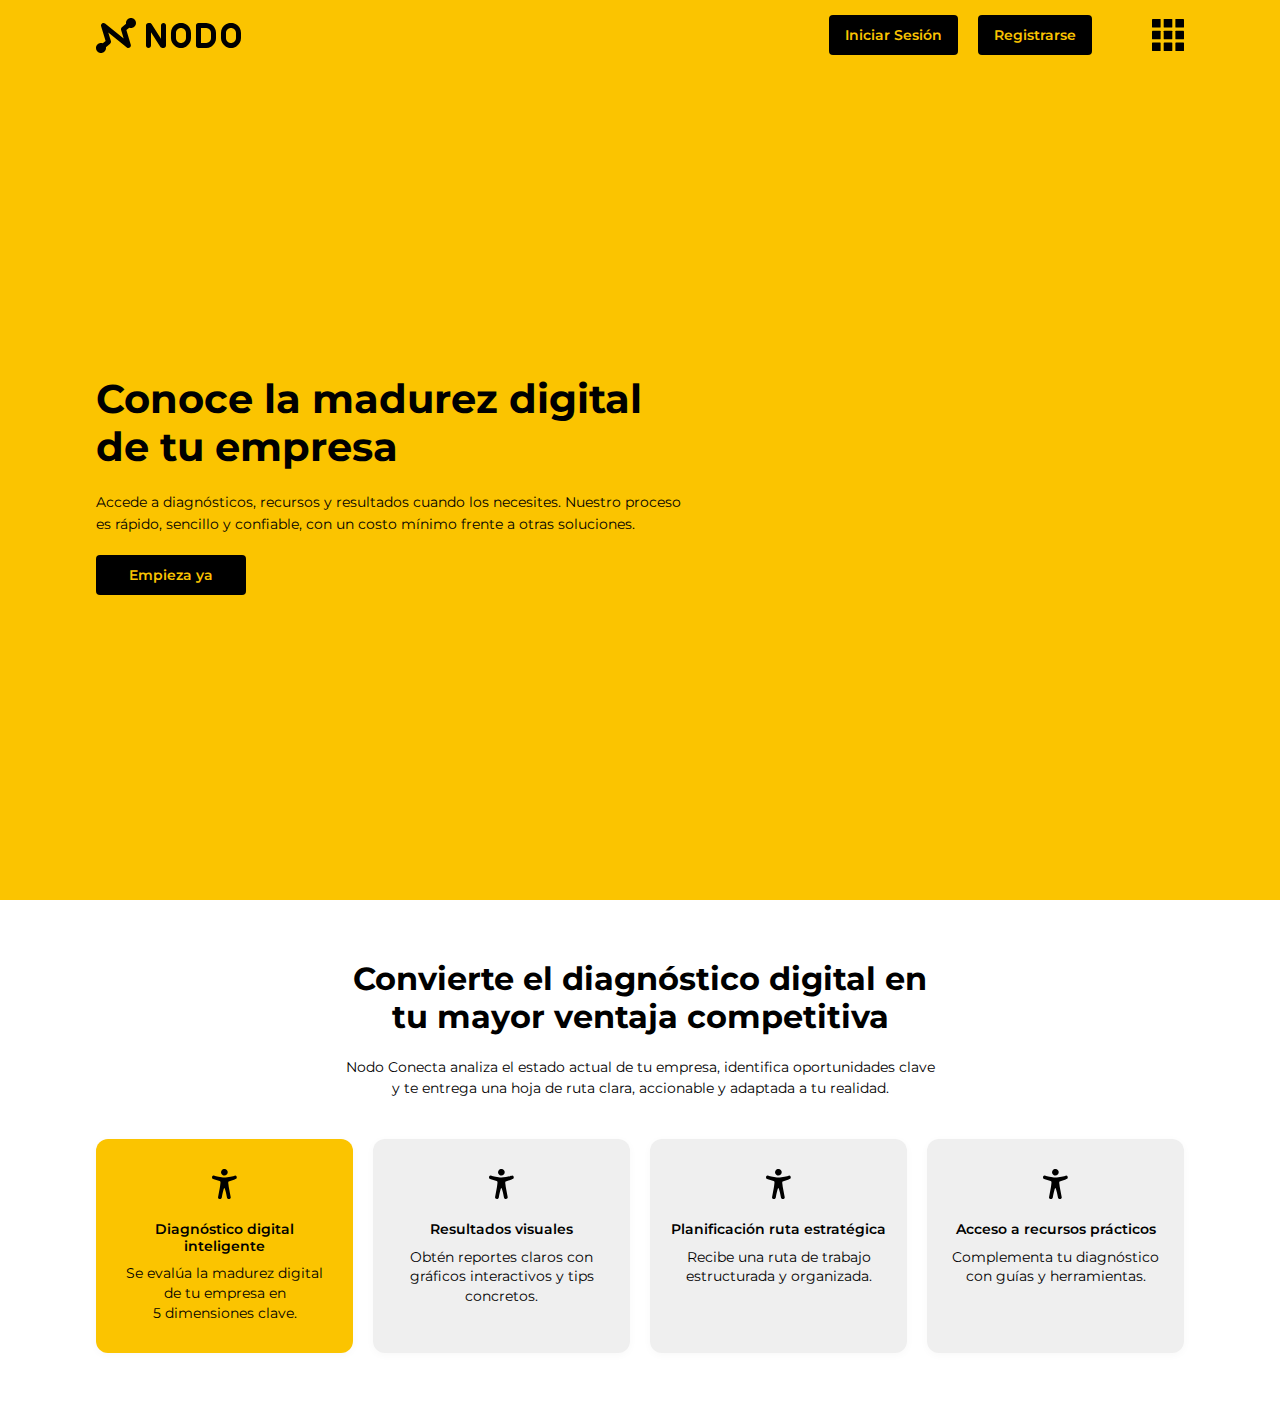
<file: index.html>
<!DOCTYPE html>
<html lang="es">
<head>
  <meta charset="UTF-8">
  <meta name="viewport" content="width=device-width, initial-scale=1.0">
  <meta name="author" content="Briand Steven Peña Suarez (Bry)">

  <title>Home / Nodo Studios</title>

  <link rel="stylesheet" href="css/global.css">
  <link rel="stylesheet" href="css/index.css">
</head>

<body>
  <header class="navegador">
    <nav class="menu">
      <div class="contenedor">
        <div class="logo">
          <a href="index.html"><img src="img/global/logo_nodo.svg" alt="Logo Nodo Studios" /></a>
        </div>
        <div class="sesion">
          <a href="#" class="btn btn_v1">Iniciar Sesión</a>
          <a href="#" class="btn btn_v1">Registrarse</a>
        </div>
        <div class="burguer">
          <button class="burguer_btn" id="burguer" aria-label="Menú principal">
            <img src="img/global/Menu_btn.svg" alt="Menú" />
          </button>
        </div>
      </div>
    </nav>
    
    <nav class="submenu" id="submenu">
      <div class="contenedor">
        <a href="index.html" class="btn btn_v1">Inicio</a>
        <a href="html/soluciones.html" class="btn btn_v1">Soluciones Digitales</a>
        <a href="html/investigaciones.html" class="btn btn_v1">Investigación</a>
        <a href="html/herramientas.html" class="btn btn_v1">Herramientas</a>
        <a href="html/contacto.html" class="btn btn_v1">Contacto</a>
        <div class="mobile-only">
          <a href="#" class="btn btn_v2">Iniciar sesión</a>
          <a href="#" class="btn btn_v2">Registrarse</a>
        </div>
      </div>
    </nav>
  </header>
    
  <section class="banner">
    <div class="contenedor">
    <div class="banner__contenido banner__texto">
      <h1 class="titulo escritorio">Conoce la madurez digital de tu empresa</h1>
      <h1 class="titulo movil">Conoce la madurez digital de tu empresa</h1>
      <p>
        Accede a diagnósticos, recursos y resultados cuando los necesites. Nuestro proceso es rápido, sencillo y confiable, con un costo mínimo frente a otras soluciones.
      </p>
      <a href="#" class="btn btn_v1">Empieza ya</a>
    </div>
    </div>
  </section>
  
  <section class="ventaja">
    <div class="contenedor ventaja__intro">
      <h2 class="ventaja__titulo">Convierte el diagnóstico digital en tu mayor ventaja competitiva</h2>
      <p class="ventaja__descripcion">
        Nodo Conecta analiza el estado actual de tu empresa, identifica oportunidades clave y te entrega una hoja de ruta clara, accionable y adaptada a tu realidad.
      </p>
    </div>
  <div class="contenedor">
    <div class="ventaja__cards">
      <article class="card card_seclection">
        <img src="img/global/iconos/persona_icon.svg" alt="Diagnóstico" class="card__icon" />
        <h4 class="card__titulo">Diagnóstico digital inteligente</h4>
        <p class="card__texto">Se evalúa la madurez digital de tu empresa en 5 dimensiones clave.</p>
      </article>

      <article class="card">
        <img src="img/global/iconos/persona_icon.svg" alt="Diagnóstico" class="card__icon" />
        <h4 class="card__titulo">Resultados visuales</h4>
        <p class="card__texto">Obtén reportes claros con gráficos interactivos y tips concretos.</p>
      </article>

      <article class="card">
        <img src="img/global/iconos/persona_icon.svg" alt="Diagnóstico" class="card__icon" />
        <h4 class="card__titulo">Planificación ruta estratégica</h4>
        <p class="card__texto">Recibe una ruta de trabajo estructurada y organizada.</p>
      </article>

      <article class="card">
        <img src="img/global/iconos/persona_icon.svg" alt="Diagnóstico" class="card__icon" />
        <h4 class="card__titulo">Acceso a recursos prácticos</h4>
        <p class="card__texto">Complementa tu diagnóstico con guías y herramientas.</p>
      </article>
    </div>

  </div>
</section>

    
  <script src="js/global.js"></script>
</body>
</html>
</file>
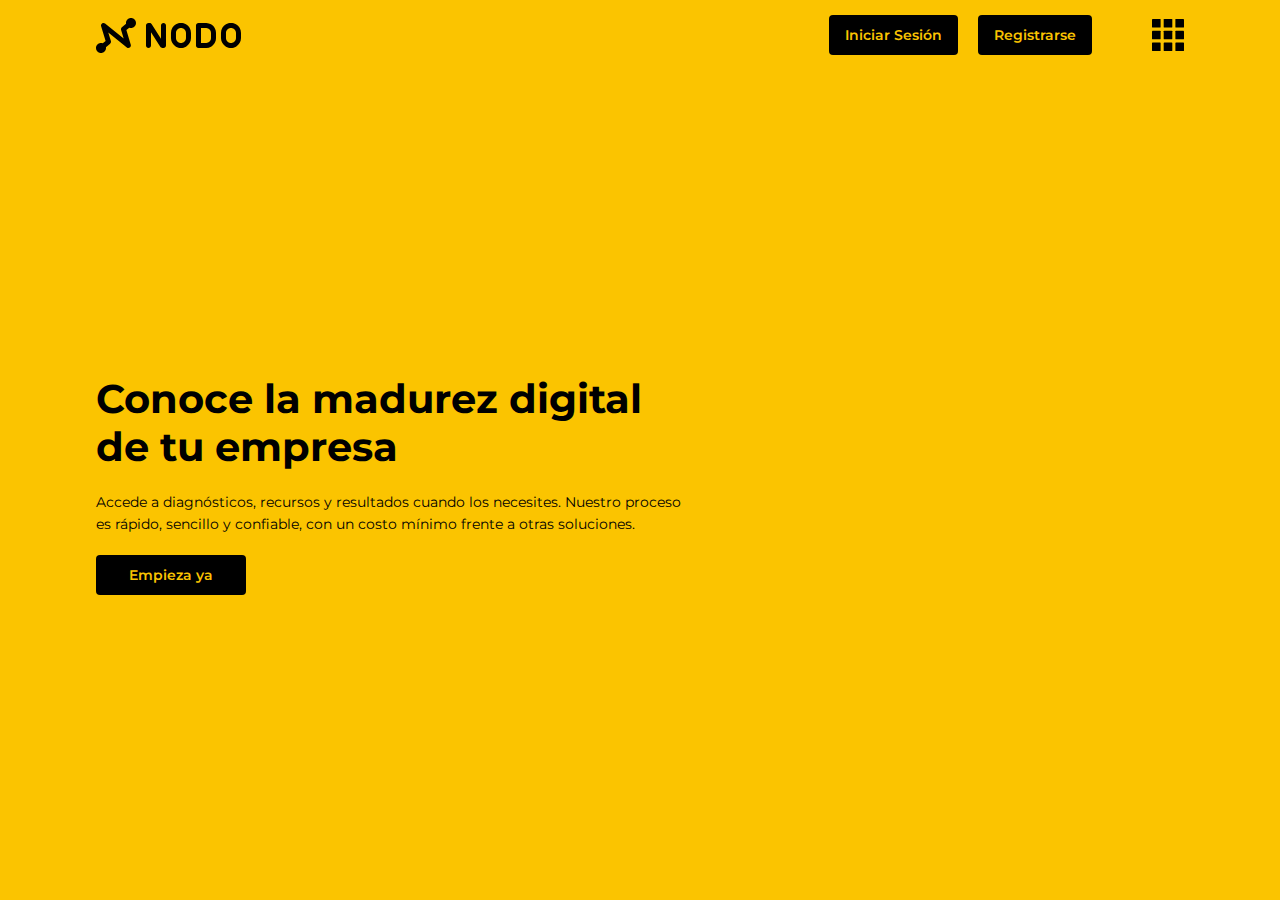
<file: html/contacto.html>
<!DOCTYPE html>
<html lang="es">
<head>
  <meta charset="UTF-8">
  <meta name="viewport" content="width=device-width, initial-scale=1.0">
  <meta name="author" content="Briand Steven Peña Suarez (Bry)">

  <title>Home / Nodo Studios</title>

  <link rel="stylesheet" href="../css/global.css">
  <link rel="stylesheet" href="../css/index.css">
</head>

<body>
  <header class="navegador">
    <nav class="menu">
      <div class="contenedor">
        <div class="logo">
          <a href="../index.html"><img src="../img/global/logo_nodo.svg" alt="Logo Nodo Studios" /></a>
        </div>
        <div class="sesion">
          <a href="#" class="btn btn_v1">Iniciar Sesión</a>
          <a href="#" class="btn btn_v1">Registrarse</a>
        </div>
        <div class="burguer">
          <button class="burguer_btn" id="burguer" aria-label="Menú principal">
            <img src="../img/global/Menu_btn.svg" alt="Menú" />
          </button>
        </div>
      </div>
    </nav>
    
    <nav class="submenu" id="submenu">
      <div class="contenedor">
        <a href="../index.html" class="btn btn_v1">Inicio</a>
        <a href="../html/soluciones.html" class="btn btn_v1">Soluciones Digitales</a>
        <a href="../html/investigaciones.html" class="btn btn_v1">Investigación</a>
        <a href="../html/herramientas.html" class="btn btn_v1">Herramientas</a>
        <a href="../html/contacto.html" class="btn btn_v1">Contacto</a>
        <div class="mobile-only">
          <a href="#" class="btn btn_v2">Iniciar sesión</a>
          <a href="#" class="btn btn_v2">Registrarse</a>
        </div>
      </div>
    </nav>
  </header>
    
  <section class="banner">
    <div class="contenedor">
    <div class="banner__contenido banner__texto">
      <h1 class="titulo escritorio">Conoce la madurez digital de tu empresa</h1>
      <h1 class="titulo movil">Conoce la madurez digital de tu empresa</h1>
      <p>
        Accede a diagnósticos, recursos y resultados cuando los necesites. Nuestro proceso es rápido, sencillo y confiable, con un costo mínimo frente a otras soluciones.
      </p>
      <a href="#" class="btn btn_v1">Empieza ya</a>
    </div>
    </div>
  </section>
    
  <script src="../js/global.js"></script>
</body>
</html>
</file>
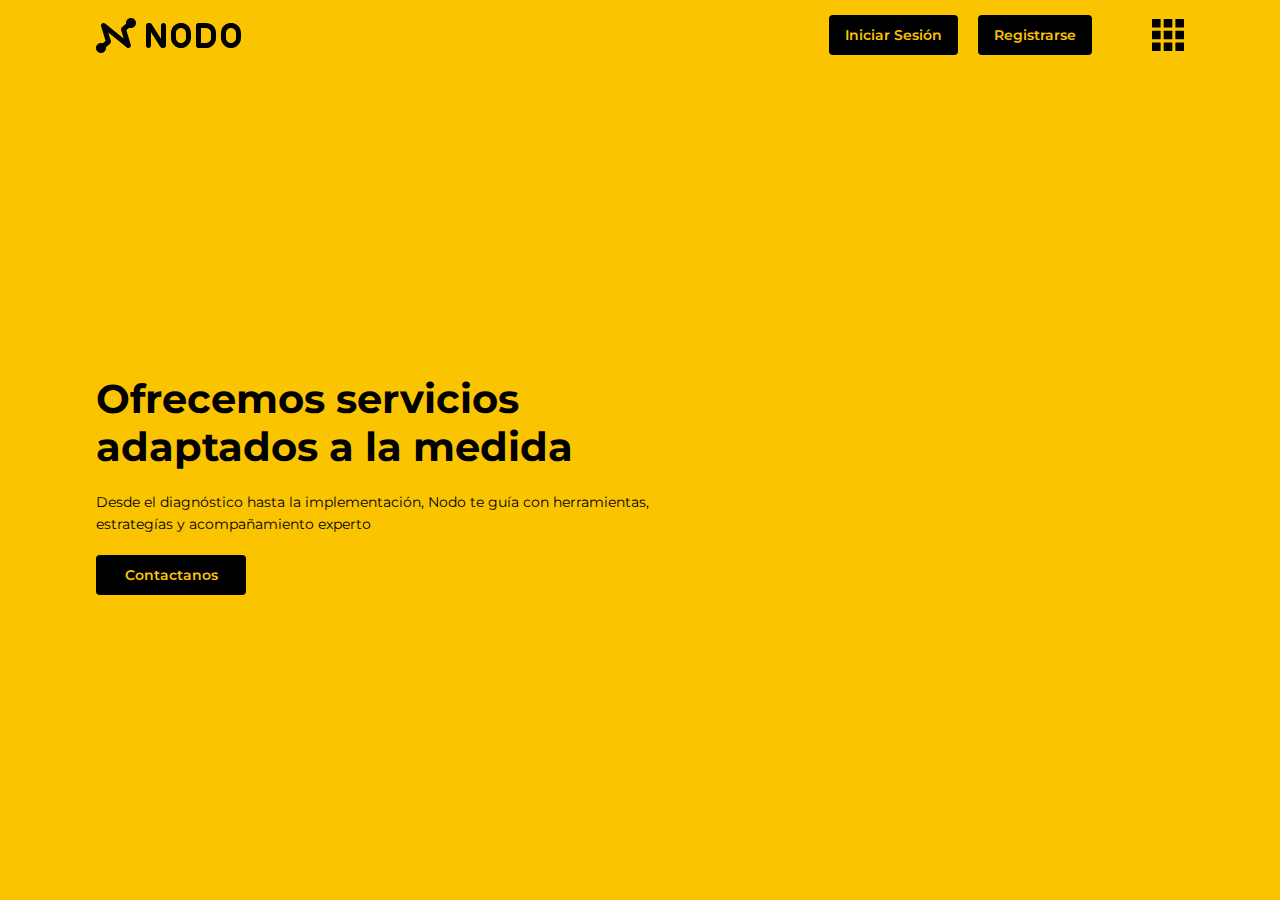
<file: html/soluciones.html>
<!DOCTYPE html>
<html lang="es">
<head>
  <meta charset="UTF-8">
  <meta name="viewport" content="width=device-width, initial-scale=1.0">
  <meta name="author" content="Briand Steven Peña Suarez (Bry)">

  <title>Soluciones Digitales / Nodo Studios</title>

  <link rel="stylesheet" href="../css/global.css">
  <link rel="stylesheet" href="../css/index.css">
</head>

<body>
  <header class="navegador">
    <nav class="menu">
      <div class="contenedor">
        <div class="logo">
          <a href="../index.html"><img src="../img/global/logo_nodo.svg" alt="Logo Nodo Studios" /></a>
        </div>
        <div class="sesion">
          <a href="#" class="btn btn_v1">Iniciar Sesión</a>
          <a href="#" class="btn btn_v1">Registrarse</a>
        </div>
        <div class="burguer">
          <button class="burguer_btn" id="burguer" aria-label="Menú principal">
            <img src="../img/global/Menu_btn.svg" alt="Menú" />
          </button>
        </div>
      </div>
    </nav>
    
    <nav class="submenu" id="submenu">
      <div class="contenedor">
        <a href="../index.html" class="btn btn_v1">Inicio</a>
        <a href="../html/soluciones.html" class="btn btn_v1">Soluciones Digitales</a>
        <a href="../html/investigaciones.html" class="btn btn_v1">Investigación</a>
        <a href="../html/herramientas.html" class="btn btn_v1">Herramientas</a>
        <a href="../html/contacto.html" class="btn btn_v1">Contacto</a>
        <div class="mobile-only">
          <a href="#" class="btn btn_v2">Iniciar sesión</a>
          <a href="#" class="btn btn_v2">Registrarse</a>
        </div>
      </div>
    </nav>
  </header>
    
  <section class="banner">
    <div class="contenedor">
    <div class="banner__contenido banner__texto">
      <h1 class="titulo escritorio">Ofrecemos servicios adaptados a la medida</h1>
      <h1 class="titulo movil">Ofrecemos servicios adaptados a la medida</h1>
      <p>
        Desde el diagnóstico hasta la implementación, Nodo te guía con herramientas, estrategías y acompañamiento experto
      </p>
      <a href="#" class="btn btn_v1">Contactanos</a>
    </div>
    </div>
  </section>
    
  <script src="../js/global.js"></script>
</body>
</html>
</file>
<file: css/global.css>
@import url('https://fonts.googleapis.com/css2?family=Montserrat:wght@400;600;700&display=swap');

:root {
  --base_amarillo: #FBC400;
  --base_negro: #000;
  --base_blanco: #FFF;
  --base_rojo: #D84A0C;
  --hover_amarillo: #ffdc5c;
  --hover_negro: #363636;
  --hover_blanco: #efefef;
  --hover_rojo: #e45a1e;

  --font-base: clamp(0.875rem, 1vw, 1rem);
  --font-h1: clamp(1.5rem, 4.5vw, 2.5rem);
  --font-h2: clamp(1.25rem, 3.5vw, 2rem);
  --font-h3: clamp(1rem, 2.5vw, 1.5rem);
  --font-h4: clamp(0.875rem, 1vw, 1rem);
}

*,
*::before,
*::after {
  margin: 0;
  padding: 0;
  box-sizing: border-box;
}

:where(h1, h2, h3, h4, h5, p, a, button, ul, ol, li) {
  list-style: none;
  text-decoration: none;
}

html {
  font-size: 100%;
}

body {
  font-family: 'Montserrat', sans-serif;
  color: var(--base_negro);
  background-color: var(--base_blanco);
  line-height: 1.5;
}

h1, h2, h3, h4{
  font-weight: 700;
  line-height: 1.2;
}

h1 { font-size: var(--font-h1); }
h2 { font-size: var(--font-h2); }
h3 { font-size: var(--font-h3); }
h4 { font-size: var(--font-h4); }

p, a, button {
  font-size: var(--font-base);
  font-family: inherit;
}

.contenedor {
  width: min(85vw, 1280px);
  margin: 0 auto;
  display: grid;
  grid-template-columns: repeat(12, 1fr);
  gap: 20px;
}

.btn {
  display: inline-flex;
  align-items: center;
  justify-content: center;
  padding: 0 1rem;
  height: clamp(30px, 5vw, 40px);
  border: none;
  border-radius: 4px;
  cursor: pointer;
  font-weight: 600;
  font-size: var(--font-base);
  transition: background-color 0.3s ease;
}

.btn_v1 {
  background: var(--base_negro);
  color: var(--base_amarillo);
}
.btn_v1:hover {
  background: var(--hover_negro);
}

.btn_v2 {
  background: var(--base_amarillo);
  color: var(--base_negro);
}
.btn_v2:hover {
  background: var(--hover_amarillo);
}

.navegador {
  position: relative;
  z-index: 10;
  background: var(--base_amarillo);
}

.menu {
  padding: 15px 0;
}

.menu .logo,
.menu .burguer {
  display: flex;
  align-items: center;
}

.menu .logo { grid-column: span 5; }
.menu .sesion { grid-column: span 6; justify-content: end; display: flex; gap: 20px; }
.menu .burguer { grid-column: span 1; justify-content: end; }

.logo a {
  display: flex;
  align-items: center;
}
.logo img { height: 35px; }

.burguer_btn {
  background: none;
  border: none;
  cursor: pointer;
  display: flex;
  align-items: center;
}
.burguer_btn img { height: 32px; width: auto; }

.submenu {
  position: absolute;
  top: 100%;
  left: 0;
  right: 0;
  width: 100%;
  background: var(--base_negro);
  max-height: 0;
  overflow: hidden;
  transition: max-height 0.4s ease, padding 0.4s ease;
  z-index: 9;
}
.submenu .contenedor {
  display: flex;
  justify-content: end;
  align-items: center;
  flex-wrap: wrap;
}
.submenu.active {
  padding: 20px 0;
  max-height: 600px;
}
.submenu .contenedor > a {
  padding: 10px 5px;
  color: var(--base_amarillo);
  font-weight: 500;
  white-space: nowrap;
  border-radius: 6px;
}
.submenu .btn_v1:hover {
  background: transparent;
  color: var(--hover_amarillo);
}
.mobile-only {
  display: none;
}

.banner {
  background: var(--base_amarillo);
  min-height: calc(100vh - 70px);
  display: flex;
  justify-content: center;
  flex-direction: column;
}
.banner .contenedor {
  display: flex;
}
.banner__contenido {
  display: flex;
  flex-direction: column;
  gap: 20px;
  max-width: 600px;
  z-index: 2;
}
.banner .btn {
  width: 150px;
}
.banner__texto h1,
.banner__texto p {
  color: var(--base_negro);
}
.banner__texto p {
  line-height: 1.6;
}

.banner .titulo.movil { display: none; }
.banner .titulo.escritorio { display: block; }

/*======== MEDIA QUERIES ========*/
@media (max-width: 768px) {
  .logo img,
  .burguer_btn img { height: 28px; }

  .sesion { display: none; }

  .submenu .contenedor {
    flex-direction: column;
    align-items: center;
    text-align: center;
  }

  .mobile-only {
    display: flex;
    flex-direction: column;
    gap: 20px;
    width: 100%;
    margin-top: 10px;
  }

  .titulo.movil { display: block; }
  .titulo.escritorio { display: none; }
}

@media (max-width: 672px) {
  .menu .contenedor {
    flex-direction: row;
    justify-content: space-between;
    gap: 20px;
  }

  .menu .contenedor .logo,
  .menu .contenedor .burguer {
    grid-column: span 6;
  }
  .menu .contenedor .sesion{
    display: none;
  }
  .logo {
    flex: 1 1 auto;
    justify-content: flex-start;
  }

  .burguer {
    flex: 0 0 auto;
  }

  .banner{
    justify-content:flex-start;
    text-align: center;
    align-items: center;
  }
  .banner .contenedor{
    margin-top: 40px;
  }
  .banner__contenido{
    align-items: center;
  }
}
</file>
<file: css/index.css>
/*===========================
  SECCIÓN VENTAJAS COMPETITIVAS
===========================*/
.ventaja {
  margin: 60px 0;
  padding: 0;
}

.ventaja__intro {
  display: flex;
  flex-direction: column;
  text-align: center;
  margin-bottom: 40px;
  max-width: 600px;
}


.ventaja__descripcion {
  line-height: 1.5;
  margin: 0 auto;
}

.ventaja__cards {
  grid-column: span 12;
  display: grid;
  grid-template-columns: repeat(auto-fit, minmax(240px, 1fr));
  gap: 20px;
}

.card {
  background-color: var(--hover_blanco);
  border-radius: 12px;
  padding: 30px 20px;
  text-align: center;
  box-shadow: 0 2px 8px rgba(0, 0, 0, 0.03);
  transition: transform 0.3s ease, box-shadow 0.3s ease;
}

.card:hover {
  transform: translateY(-5px);
  box-shadow: 0 6px 20px rgba(0, 0, 0, 0.07);
}

.card_seclection {
  background-color: var(--base_amarillo);
}

.card__icon {
  height: 30px;
  margin-bottom: 15px;
}

.card__titulo {
  font-size: var(--font-h4);
  font-weight: 600;
  margin-bottom: 10px;
  color: var(--base_negro);
}

.card__texto {
  font-size: var(--font-base);
  color: var(--base_negro);
  line-height: 1.4;
}
</file>
